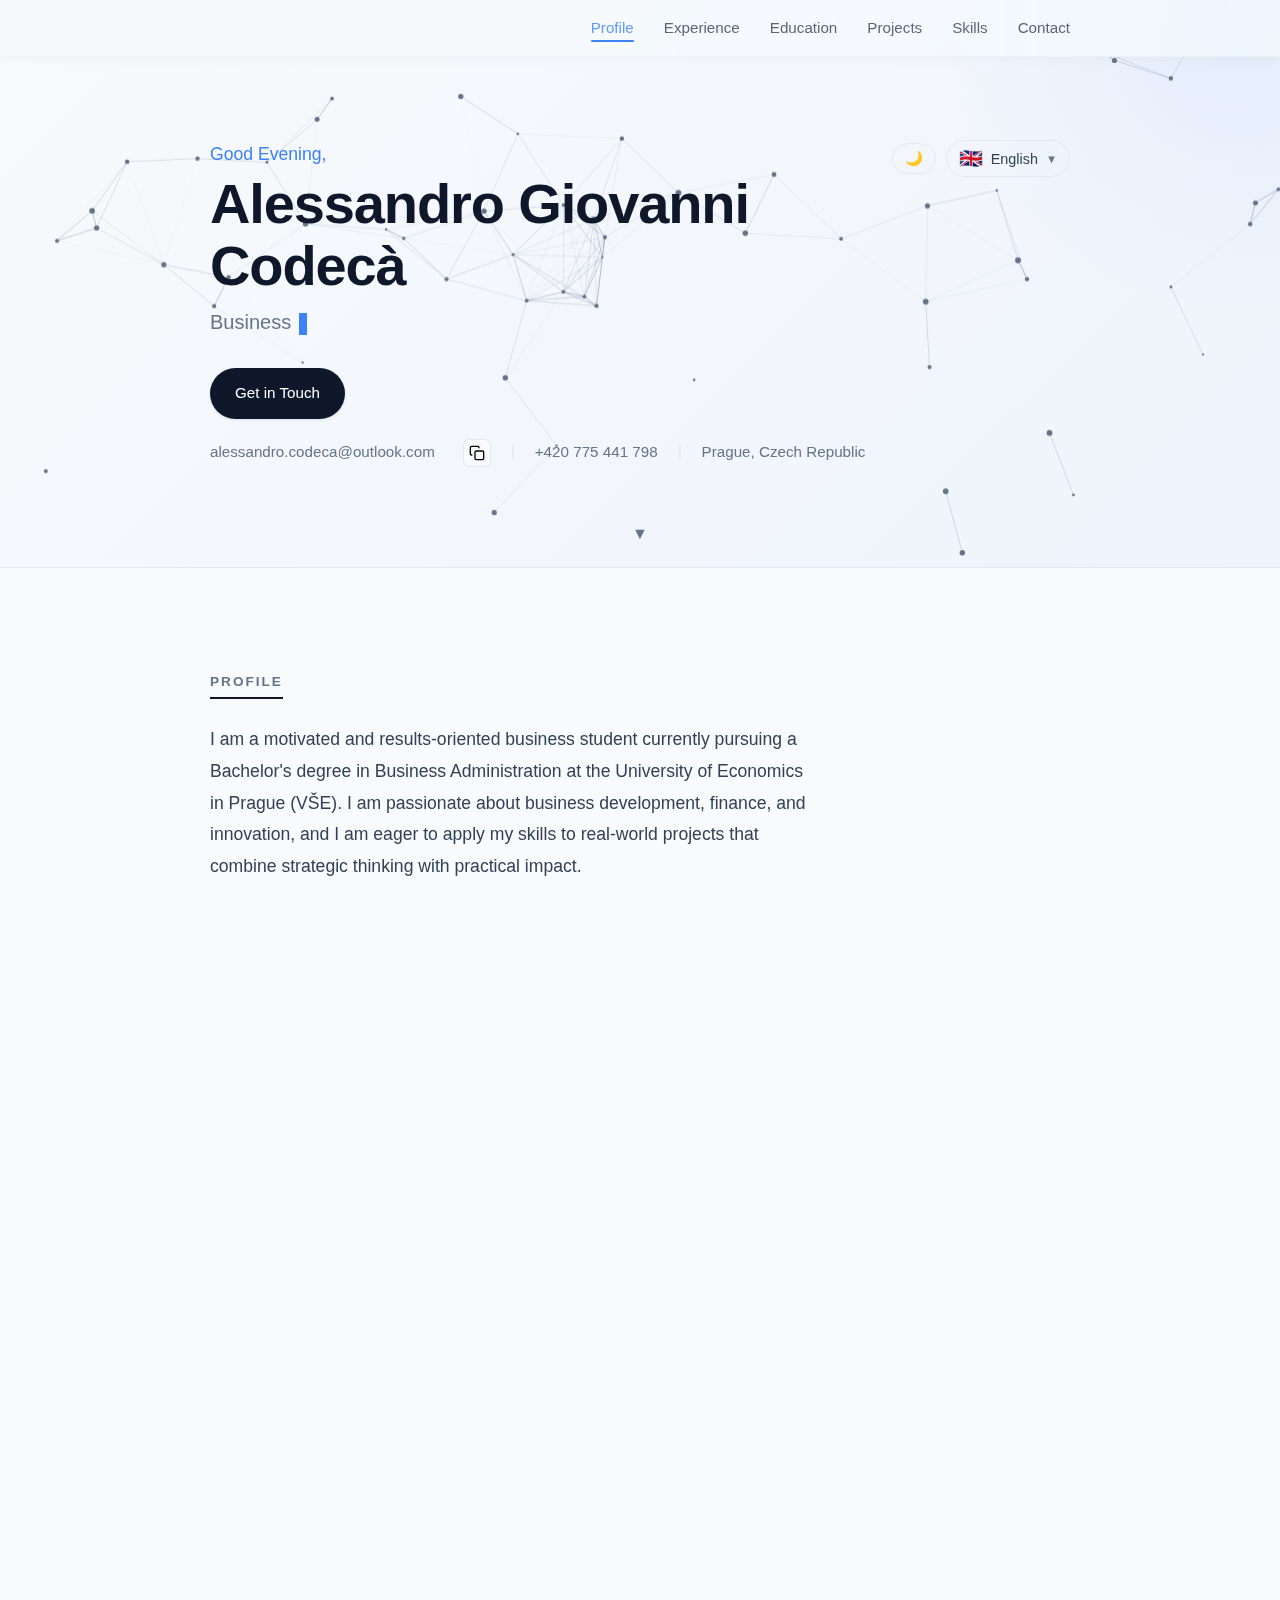
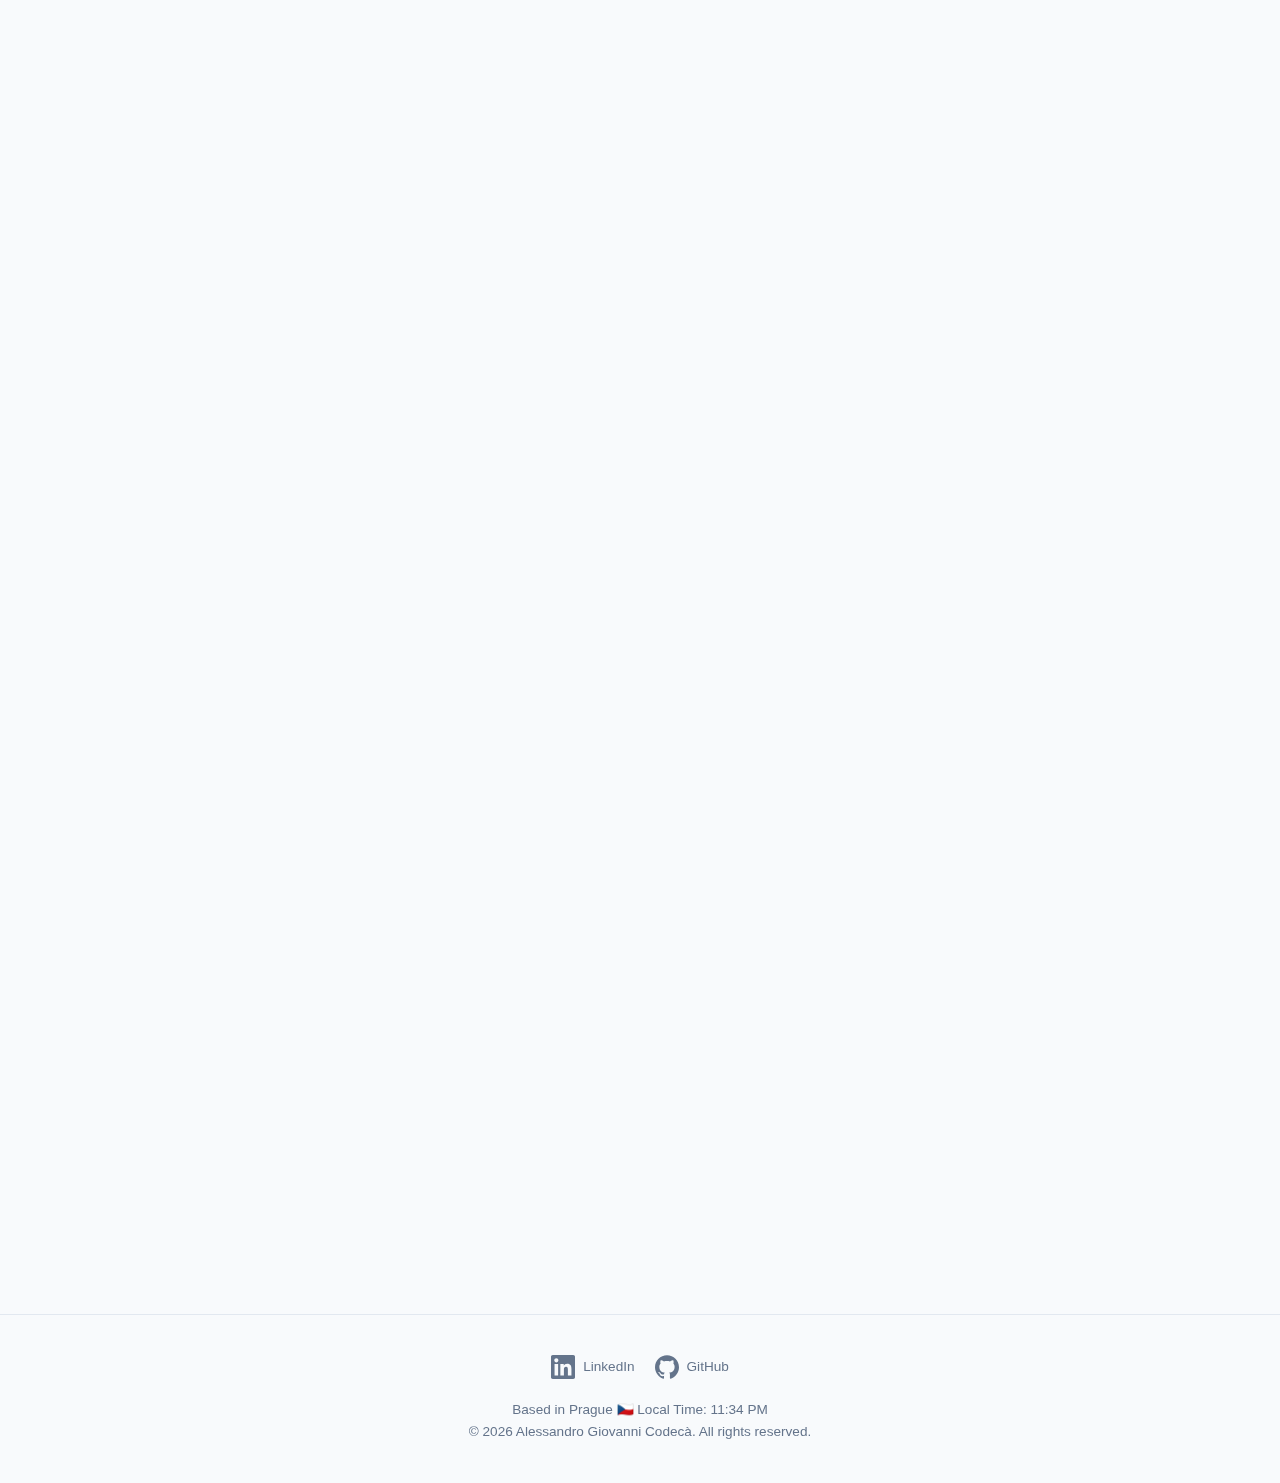
<file: index.html>
<!DOCTYPE html>
<html lang="en">

<head>
    <meta charset="UTF-8">
    <meta name="viewport" content="width=device-width, initial-scale=1.0">

    <!-- ====================================================================
         SECURITY HEADERS (OWASP Best Practices)
         These meta tags provide defense-in-depth security for static sites.
         ==================================================================== -->
    <!-- Content Security Policy: Restricts resource loading to prevent XSS -->
    <meta http-equiv="Content-Security-Policy" content="default-src 'self'; 
                   script-src 'self'; 
                   style-src 'self' 'unsafe-inline' https://fonts.googleapis.com; 
                   font-src 'self' https://fonts.gstatic.com; 
                   img-src 'self' data: https:; 
                   connect-src 'self' https://formspree.io;
                   form-action 'self' https://formspree.io; 
                   frame-ancestors 'none'; 
                   base-uri 'self';">
    <!-- Prevent MIME-type sniffing attacks -->
    <meta http-equiv="X-Content-Type-Options" content="nosniff">
    <!-- Control referrer information for privacy -->
    <meta name="referrer" content="strict-origin-when-cross-origin">

    <meta name="description"
        content="Portfolio of Alessandro Giovanni Codecà - Business Administration Student & Finance Professional based in Prague.">
    <title>Alessandro Giovanni Codecà - Portfolio</title>
    <meta name="theme-color" content="#F8FAFC">

    <!-- Social Media Meta Tags -->
    <meta property="og:title" content="Alessandro Giovanni Codecà - Portfolio">
    <meta property="og:description"
        content="Business Administration Student, Finance Professional & AI Enthusiast. View my experience and projects.">
    <meta property="og:url" content="https://alessandrogcodeca.github.io/portfolio/">
    <meta property="og:type" content="website">

    <!-- Twitter Card -->
    <meta name="twitter:card" content="summary_large_image">
    <meta name="twitter:title" content="Alessandro Giovanni Codecà - Portfolio">
    <meta name="twitter:description"
        content="Business Administration Student, Finance Professional & AI Enthusiast. View my experience and projects.">

    <link rel="icon" type="image/png" href="favicon.png">
    <link rel="preconnect" href="https://fonts.googleapis.com">
    <link rel="preconnect" href="https://fonts.gstatic.com" crossorigin>
    <link
        href="https://fonts.googleapis.com/css2?family=Inter:wght@300;400;500;600&family=Outfit:wght@400;500;700&display=swap"
        rel="stylesheet">
    <link rel="stylesheet" href="style.css">

    <!-- SEO Schema -->
    <script type="application/ld+json">
    {
      "@context": "https://schema.org",
      "@type": "Person",
      "name": "Alessandro Giovanni Codecà",
      "url": "https://alessandrogcodeca.github.io/portfolio/",
      "jobTitle": "Business Administration Student",
      "affiliation": {
          "@type": "Organization",
          "name": "Prague University of Economics and Business (VŠE)"
      },
      "sameAs": [
          "https://www.linkedin.com/in/alessandro-codeca/",
          "https://github.com/AlessandroGCodeca"
      ]
    }
    </script>
</head>

<body>

    <!-- Sticky Navigation -->
    <nav class="sticky-nav print-hidden" role="navigation" aria-label="Main navigation">
        <div class="nav-container">
            <button class="hamburger" aria-label="Toggle mobile menu" aria-expanded="false" id="mobileMenuBtn">
                <span></span>
                <span></span>
                <span></span>
            </button>
            <ul class="nav-links" id="navLinks">
                <li><a href="#about" class="nav-link" data-translate="navProfile"
                        aria-label="Navigate to Profile section">Profile</a></li>
                <li><a href="#experience" class="nav-link" data-translate="navExperience"
                        aria-label="Navigate to Experience section">Experience</a></li>
                <li><a href="#education" class="nav-link" data-translate="navEducation"
                        aria-label="Navigate to Education section">Education</a></li>
                <li><a href="#projects" class="nav-link" data-translate="navProjects"
                        aria-label="Navigate to Projects section">Projects</a></li>
                <li><a href="#skills" class="nav-link" data-translate="skills"
                        aria-label="Navigate to Skills section">Skills</a></li>
                <li><a href="#contact" class="nav-link" data-translate="contact"
                        aria-label="Navigate to Contact section">Contact</a></li>
            </ul>
        </div>
    </nav>

    <!-- Scroll Progress -->
    <div class="progress-container">
        <div class="progress-bar" id="progressBar"></div>
    </div>

    <header>
        <canvas id="particles"></canvas>
        <div class="container">
            <!-- No Image -->

            <div class="header-flex">
                <div>
                    <p id="greeting" class="greeting">Hello</p>
                    <h1>Alessandro Giovanni Codecà</h1>
                    <p class="subtitle">Business Administration Student</p>
                    <a href="mailto:alessandro.codeca@outlook.com" class="btn-primary btn-cta no-print">Get in Touch</a>
                </div>
                <div class="header-controls no-print">
                    <!-- Language Switcher -->
                    <div class="language-switcher">
                        <!-- Dark Mode Toggle -->
                        <button class="lang-toggle theme-toggle-btn" id="themeToggle" title="Toggle Dark Mode"
                            aria-label="Toggle dark mode">
                            🌙
                        </button>

                        <div class="lang-dropdown">
                            <button class="lang-toggle" id="langToggleBtn">
                                <span class="flag" id="currentLangFlag">🇬🇧</span>
                                <span id="currentLangName">English</span>
                                <span class="arrow">▼</span>
                            </button>
                            <div class="lang-menu" id="langMenu">
                                <div class="lang-option" data-lang="en"><span class="flag">🇬🇧</span>
                                    English (UK)</div>
                                <div class="lang-option" data-lang="it"><span class="flag">🇮🇹</span>
                                    Italian</div>
                                <div class="lang-option" data-lang="sk"><span class="flag">🇸🇰</span>
                                    Slovak</div>
                                <div class="lang-option" data-lang="cs"><span class="flag">🇨🇿</span>
                                    Czech</div>
                                <div class="lang-option" data-lang="de"><span class="flag">🇩🇪</span>
                                    German</div>
                                <div class="lang-option" data-lang="es"><span class="flag">🇪🇸</span>
                                    Spanish</div>
                                <div class="lang-option" data-lang="fr"><span class="flag">🇫🇷</span>
                                    French</div>
                            </div>
                        </div>
                    </div>

                </div>
            </div>

            <div class="contact-info">
                <a href="mailto:alessandro.codeca@outlook.com" class="contact-item">alessandro.codeca@outlook.com</a>
                <button class="copy-email-btn" id="copyEmailBtn" aria-label="Copy email address">
                    <svg width="16" height="16" viewBox="0 0 24 24" fill="none" stroke="currentColor" stroke-width="2">
                        <rect x="9" y="9" width="13" height="13" rx="2" ry="2"></rect>
                        <path d="M5 15H4a2 2 0 0 1-2-2V4a2 2 0 0 1 2-2h9a2 2 0 0 1 2 2v1"></path>
                    </svg>
                    <span class="copy-tooltip" id="copyTooltip">Copied!</span>
                </button>
                <span class="separator">|</span>
                <a href="tel:+420775441798" class="contact-item">+420 775 441 798</a>
                <span class="separator">|</span>
                <div class="contact-item">Prague, Czech Republic</div>
            </div>
        </div>
        <div class="scroll-down" id="scrollDownIndicator">
            ▼
        </div>
    </header>

    <div class="container">
        <div class="main-grid">

            <section class="left-column">

                <section id="about">
                    <h2 class="section-title" data-translate="profile">Profile</h2>
                    <p class="bio">
                        I am a motivated and results-oriented business student currently pursuing a Bachelor's degree in
                        Business Administration at the University of Economics in Prague (VŠE). I am passionate about
                        business development, finance, and innovation, and I am eager to apply my skills to real-world
                        projects that combine strategic thinking with practical impact.
                    </p>
                </section>

                <section id="experience">
                    <h2 class="section-title" data-translate="workExperience">Work Experience</h2>

                    <div class="timeline-item">
                        <div class="timeline-logo">
                            <img src="images/partners-logo.jpg" alt="Partners Logo" loading="lazy">
                        </div>
                        <div class="timeline-content">
                            <div class="timeline-header">
                                <div class="job-title">Trainee</div>
                                <span class="date">Oct 2025 - Dec 2025</span>
                            </div>
                            <span class="company">Partners Financial Services, a.s. - Prague, Czech Republic</span>
                            <ul class="description">
                                <li>Collaborated with senior team members, strengthening communication skills and
                                    gaining
                                    insight into professional financial advisory workflows.</li>
                                <li>Developed analytical thinking, attention to detail, and the ability to work with
                                    confidential data in a structured and responsible way.</li>
                                <li>Built foundational knowledge of personal finance, financial planning, and the Czech
                                    financial market through hands-on training.</li>
                            </ul>
                        </div>
                    </div>

                    <div class="timeline-item">
                        <div class="timeline-logo">
                            <img src="images/tatra-logo.jpg" alt="Tatra Bank Logo" loading="lazy">
                        </div>
                        <div class="timeline-content">
                            <div class="timeline-header">
                                <div class="job-title">Documentation Officer</div>
                                <span class="date">Jun 2025 - Sep 2025</span>
                            </div>
                            <span class="company">Tatra Bank - Bratislava, Slovakia</span>
                            <ul class="description">
                                <li>Ensured data accuracy on banking documents.</li>
                                <li>Managed the manual archiving of contracts and activated them efficiently.</li>
                                <li>Collaborated within a large team, enhancing coordination skills and learning to
                                    utilize
                                    AI effectively.</li>
                                <li>Developed a passion for banking and finance through hands-on experience in a dynamic
                                    environment.</li>
                            </ul>
                        </div>
                    </div>
                </section>

                <section id="education">
                    <h2 class="section-title" data-translate="education">Education</h2>

                    <div class="timeline-item">
                        <div class="timeline-logo">
                            <img src="images/vse-logo.jpg" alt="VŠE Logo" loading="lazy">
                        </div>
                        <div class="timeline-content">
                            <div class="timeline-header">
                                <div class="job-title">Bachelor's in Business Administration</div>
                                <span class="date">Sep 2025 - Present</span>
                            </div>
                            <span class="company">University of Economics in Prague (VŠE), Faculty of Business
                                Administration</span>
                            <button id="showCourseworkBtn" class="coursework-btn magnetic">View Key Coursework</button>
                        </div>
                    </div>

                    <div class="timeline-item">
                        <div class="timeline-logo">
                            <img src="images/gls-logo.jpg" alt="GLS Logo" loading="lazy">
                        </div>
                        <div class="timeline-content">
                            <div class="timeline-header">
                                <div class="job-title">High School Diploma</div>
                                <span class="date">Sep 2020 - Jun 2025</span>
                            </div>
                            <span class="company">Gymnázium na ul. Ladislava Sáru č.1, Bratislava</span>
                        </div>
                    </div>
                </section>

                <section id="projects">
                    <h2 class="section-title" data-translate="projectsTitle">Projects</h2>

                    <div class="timeline-item">
                        <div class="timeline-logo"><span style="font-size: 24px;">📊</span></div>
                        <div class="timeline-content">
                            <div class="timeline-header">
                                <div class="job-title" data-translate="p5Title">Analysis TST</div>
                            </div>
                            <ul class="description">
                                <li data-translate="p5Desc">Advanced Streamlit dashboard for cryptocurrency market
                                    analysis, featuring DCC-GARCH volatility modeling, wavelet coherence, and
                                    algorithmic backtesting.</li>
                            </ul>
                            <a href="https://github.com/AlessandroGCodeca" target="_blank" class="btn-outline"
                                style="padding: 6px 12px; font-size: 0.85rem; margin-top: 10px; display: inline-block;"
                                data-translate="viewCodeBtn">View Code</a>
                        </div>
                    </div>

                    <div class="timeline-item">
                        <div class="timeline-logo"><span style="font-size: 24px;">🧬</span></div>
                        <div class="timeline-content">
                            <div class="timeline-header">
                                <div class="job-title" data-translate="p4Title">Human Genome Viewer</div>
                            </div>
                            <ul class="description">
                                <li data-translate="p4Desc">Streamlit application for interactive genetic analysis,
                                    featuring 3D protein structures and mutation simulation.</li>
                            </ul>
                            <a href="https://github.com/AlessandroGCodeca" target="_blank" class="btn-outline"
                                style="padding: 6px 12px; font-size: 0.85rem; margin-top: 10px; display: inline-block;"
                                data-translate="viewCodeBtn">View Code</a>
                        </div>
                    </div>

                    <div class="timeline-item">
                        <div class="timeline-logo"><span style="font-size: 24px;">📈</span></div>
                        <div class="timeline-content">
                            <div class="timeline-header">
                                <div class="job-title" data-translate="p2Title">MarketPulse</div>
                            </div>
                            <ul class="description">
                                <li data-translate="p2Desc">Interactive dashboard for real-time market data
                                    visualization and financial analytics.</li>
                            </ul>
                            <a href="https://github.com/AlessandroGCodeca" target="_blank" class="btn-outline"
                                style="padding: 6px 12px; font-size: 0.85rem; margin-top: 10px; display: inline-block;"
                                data-translate="viewCodeBtn">View Code</a>
                        </div>
                    </div>

                    <div class="timeline-item">
                        <div class="timeline-logo"><span style="font-size: 24px;">🚀</span></div>
                        <div class="timeline-content">
                            <div class="timeline-header">
                                <div class="job-title" data-translate="p6Title">Gemini Slingshot</div>
                            </div>
                            <ul class="description">
                                <li data-translate="p6Desc">Gemini-powered webcam game that traces your hand movements
                                    to fire balls in a classic slingshot style.</li>
                            </ul>
                            <a href="https://github.com/AlessandroGCodeca" target="_blank" class="btn-outline"
                                style="padding: 6px 12px; font-size: 0.85rem; margin-top: 10px; display: inline-block;"
                                data-translate="viewCodeBtn">View Code</a>
                        </div>
                    </div>

                    <div class="timeline-item">
                        <div class="timeline-logo"><span style="font-size: 24px;">⏱️</span></div>
                        <div class="timeline-content">
                            <div class="timeline-header">
                                <div class="job-title" data-translate="p3Title">ChronoSnap</div>
                            </div>
                            <ul class="description">
                                <li data-translate="p3Desc">AI-powered temporal imaging system using Gemini 2.5 to
                                    transform photos into historical or futuristic eras.</li>
                            </ul>
                            <a href="https://github.com/AlessandroGCodeca" target="_blank" class="btn-outline"
                                style="padding: 6px 12px; font-size: 0.85rem; margin-top: 10px; display: inline-block;"
                                data-translate="viewCodeBtn">View Code</a>
                        </div>
                    </div>

                    <div class="timeline-item">
                        <div class="timeline-logo"><span style="font-size: 24px;">🍳</span></div>
                        <div class="timeline-content">
                            <div class="timeline-header">
                                <div class="job-title" data-translate="p1Title">CulinAI</div>
                            </div>
                            <ul class="description">
                                <li data-translate="p1Desc">AI-powered culinary assistant for recipe generation and meal
                                    planning.</li>
                            </ul>
                            <a href="https://github.com/AlessandroGCodeca" target="_blank" class="btn-outline"
                                style="padding: 6px 12px; font-size: 0.85rem; margin-top: 10px; display: inline-block;"
                                data-translate="viewCodeBtn">View Code</a>
                        </div>
                    </div>

                    <div class="timeline-item">
                        <div class="timeline-logo"><span style="font-size: 24px;">🌌</span></div>
                        <div class="timeline-content">
                            <div class="timeline-header">
                                <div class="job-title" data-translate="p7Title">Blackhole Simulator</div>
                            </div>
                            <ul class="description">
                                <li data-translate="p7Desc">Educational simulation tool demonstrating gravitational
                                    physics and black hole mechanics.</li>
                            </ul>
                            <a href="https://github.com/AlessandroGCodeca" target="_blank" class="btn-outline"
                                style="padding: 6px 12px; font-size: 0.85rem; margin-top: 10px; display: inline-block;"
                                data-translate="viewCodeBtn">View Code</a>
                        </div>
                    </div>
                </section>
        </div>
        </section>


        </section>

        <aside class="right-column">

            <div class="sidebar-section">
                <h2 class="section-title" data-translate="languages">Languages</h2>
                <div class="lang-list">
                    <!-- Italian -->
                    <div class="sidebar-item">
                        <div class="lang-header">
                            <span class="lang-name">🇮🇹 Italian</span>
                            <span class="lang-level">Native (C2)</span>
                        </div>
                        <div class="progress-bg">
                            <div class="progress-fill" style="width: 100%;"></div>
                        </div>
                    </div>
                    <!-- Slovak -->
                    <div class="sidebar-item">
                        <div class="lang-header">
                            <span class="lang-name">🇸🇰 Slovak</span>
                            <span class="lang-level">Native (C2)</span>
                        </div>
                        <div class="progress-bg">
                            <div class="progress-fill" style="width: 100%;"></div>
                        </div>
                    </div>
                    <!-- English -->
                    <div class="sidebar-item">
                        <div class="lang-header">
                            <span class="lang-name">🇬🇧 English</span>
                            <span class="lang-level">Advanced (C1)</span>
                        </div>
                        <div class="progress-bg">
                            <div class="progress-fill" style="width: 85%;"></div>
                        </div>
                    </div>
                    <!-- Czech -->
                    <div class="sidebar-item">
                        <div class="lang-header">
                            <span class="lang-name">🇨🇿 Czech</span>
                            <span class="lang-level">Advanced (C1)</span>
                        </div>
                        <div class="progress-bg">
                            <div class="progress-fill" style="width: 80%;"></div>
                        </div>
                    </div>
                    <!-- Spanish -->
                    <div class="sidebar-item">
                        <div class="lang-header">
                            <span class="lang-name">🇪🇸 Spanish</span>
                            <span class="lang-level">Intermediate (B1)</span>
                        </div>
                        <div class="progress-bg">
                            <div class="progress-fill" style="width: 40%;"></div>
                        </div>
                    </div>
                    <!-- German -->
                    <div class="sidebar-item">
                        <div class="lang-header">
                            <span class="lang-name">🇩🇪 German</span>
                            <span class="lang-level">Beginner (A2)</span>
                        </div>
                        <div class="progress-bg">
                            <div class="progress-fill" style="width: 25%;"></div>
                        </div>
                    </div>
                </div>
            </div>

            <div class="sidebar-section" id="skills">
                <h2 class="section-title" data-translate="skills">Skills</h2>
                <div class="skills-container">

                    <!-- Work Experience Skills -->
                    <div class="skill-category">
                        <div class="skill-category-title">Partners Financial Services</div>
                        <div class="skill-item">Interpersonal Communication</div>
                        <div class="skill-item">Customer Relationship Management (CRM)</div>
                        <div class="skill-item">Financial Analysis</div>
                    </div>

                    <div class="skill-category">
                        <div class="skill-category-title">Tatra Bank</div>
                        <div class="skill-item">Problem Solving</div>
                        <div class="skill-item">Documentation Control</div>
                        <div class="skill-item">Document Tracking</div>
                        <div class="skill-item">Paperwork</div>
                        <div class="skill-item">Business Documentation</div>
                        <div class="skill-item">Strategy</div>
                        <div class="skill-item">Artificial Intelligence (AI)</div>
                        <div class="skill-item">Computer Literacy</div>
                        <div class="skill-item">Spreadsheets</div>
                        <div class="skill-item">Microsoft Excel</div>
                        <div class="skill-item">Microsoft Office</div>
                        <div class="skill-item">Microsoft Outlook</div>
                        <div class="skill-item">Document Management</div>
                        <div class="skill-item">Software Documentation</div>
                        <div class="skill-item">Documentation</div>
                        <div class="skill-item">Technical Documentation</div>
                        <div class="skill-item">Editing</div>
                        <div class="skill-item">Document Review</div>
                        <div class="skill-item">Teamwork</div>
                        <div class="skill-item">Time Management</div>
                        <div class="skill-item">Analytical Skills</div>
                        <div class="skill-item">Lease Documentation</div>
                    </div>

                    <!-- Education Skills -->
                    <div class="skill-category">
                        <div class="skill-category-title">Prague University of Economics</div>
                        <div class="skill-item">Management</div>
                        <div class="skill-item">Macroeconomics</div>
                        <div class="skill-item">Strategy</div>
                        <div class="skill-item">Computer Literacy</div>
                        <div class="skill-item">Citations</div>
                        <div class="skill-item">Accounting</div>
                        <div class="skill-item">Microsoft Word</div>
                        <div class="skill-item">Microsoft PowerPoint</div>
                    </div>

                    <div class="skill-category">
                        <div class="skill-category-title">Gymnázium Bratislava</div>
                        <div class="skill-item">Italian Translation</div>
                    </div>

                    <!-- Certifications Skills -->
                    <div class="skill-category">
                        <div class="skill-category-title">Leadership Foundations</div>
                        <div class="skill-item">Leadership</div>
                        <div class="skill-item">Team Leadership</div>
                    </div>

                    <div class="skill-category">
                        <div class="skill-category-title">Project Management Foundations</div>
                        <div class="skill-item">Project Planning</div>
                        <div class="skill-item">Project Estimation</div>
                        <div class="skill-item">Project Coordination</div>
                        <div class="skill-item">Project Management</div>
                    </div>

                    <div class="skill-category">
                        <div class="skill-category-title">Career Essentials in Generative AI</div>
                        <div class="skill-item">Artificial Intelligence for Business</div>
                        <div class="skill-item">Generative AI</div>
                        <div class="skill-item">Microsoft Copilot</div>
                        <div class="skill-item">Prompt Engineering</div>
                        <div class="skill-item">Responsible AI</div>
                    </div>

                    <div class="skill-category">
                        <div class="skill-category-title">Cambridge English Certificate</div>
                        <div class="skill-item">English as a Second Language (ESL)</div>
                    </div>

                </div>
            </div>

            <div class="sidebar-section">
                <h2 class="section-title" data-translate="certifications">Certifications</h2>



                <div class="cert-item">
                    <div class="cert-header">
                        <div class="cert-icon">EN</div> <!-- Placeholder Icon -->
                        <div class="cert-info">
                            <h4>Certificate in Advanced English C1</h4>
                            <span class="issuer">Cambridge University Press & Assessment</span>
                            <span class="date">Issued Apr 2025</span>
                        </div>
                    </div>

                    <div class="cert-skills">
                        <span class="cert-skill">English as a Second Language</span>
                    </div>
                </div>

                <div class="cert-item">
                    <div class="cert-header">
                        <div class="cert-icon">AI</div>
                        <div class="cert-info">
                            <h4>Career Essentials in Generative AI</h4>
                            <span class="issuer">Microsoft</span>
                            <span class="date">Issued Oct 2025</span>
                        </div>
                    </div>

                    <div class="cert-skills">
                        <span class="cert-skill">Generative AI</span>
                        <span class="cert-skill">Prompt Engineering</span>
                        <span class="cert-skill">Copilot</span>
                    </div>
                </div>

                <div class="cert-item">
                    <div class="cert-header">
                        <div class="cert-icon">PM</div>
                        <div class="cert-info">
                            <h4>Leadership Foundations</h4>
                            <span class="issuer">Project Management Institute</span>
                            <span class="date">Issued Oct 2025</span>
                        </div>
                    </div>

                    <div class="cert-skills">
                        <span class="cert-skill">Leadership</span>
                        <span class="cert-skill">Team Management</span>
                    </div>
                </div>

                <div class="cert-item">
                    <div class="cert-header">
                        <div class="cert-icon">PM</div>
                        <div class="cert-info">
                            <h4>Project Management Foundations</h4>
                            <span class="issuer">NASBA</span>
                            <span class="date">Issued Oct 2025</span>
                        </div>
                    </div>

                    <div class="cert-skills">
                        <span class="cert-skill">Project Planning</span>
                        <span class="cert-skill">Estimation</span>
                    </div>
                </div>
            </div>



        </aside>
    </div>

    <!-- Contact Section (Centered) -->
    <div class="contact-section" id="contact">
        <section class="contact-inner">
            <h2 class="section-title">Get in Touch</h2>
            <p class="contact-subtitle">
                Interested in collaboration or have a question? Send me a message directly.
            </p>
            <!-- ============================================================
                 SECURE CONTACT FORM
                 Features: Rate limiting, input validation, XSS sanitization,
                 honeypot protection. See SecurityModule in <script> for logic.
                 ============================================================ -->
            <form action="https://formspree.io/f/xykprnrl" method="POST" class="contact-form" id="contactForm"
                novalidate>

                <!-- Rate Limit Warning (shown when user exceeds submission limit) -->
                <div class="rate-limit-warning" id="rateLimitWarning" role="alert" aria-live="polite">
                    <span class="warning-icon">⚠️</span>
                    <span>Too many submissions. Please wait <span class="countdown" id="rateLimitCountdown">--</span>
                        before trying again.</span>
                </div>

                <!-- Honeypot field: Hidden from humans, catches bots (OWASP bot protection) -->
                <div class="form-honey" aria-hidden="true">
                    <label for="website">Website (leave blank)</label>
                    <input type="text" id="website" name="website" tabindex="-1" autocomplete="off">
                </div>

                <div class="form-group">
                    <input type="text" id="name" name="name" placeholder=" " maxlength="100" autocomplete="name"
                        aria-describedby="name-error">
                    <label for="name">Name</label>
                    <span class="form-error" id="name-error" role="alert"></span>
                </div>
                <div class="form-group">
                    <input type="email" id="email" name="email" placeholder=" " maxlength="254" autocomplete="email"
                        aria-describedby="email-error">
                    <label for="email">Email</label>
                    <span class="form-error" id="email-error" role="alert"></span>
                </div>
                <div class="form-group">
                    <textarea id="message" name="message" rows="4" placeholder=" " maxlength="5000"
                        aria-describedby="message-error"></textarea>
                    <label for="message">Message</label>
                    <span class="form-error" id="message-error" role="alert"></span>
                </div>
                <button type="submit" class="submit-btn" id="submitBtn" data-translate="sendMessage">Send
                    Message</button>
            </form>
        </section>
    </div>

    </div>

    <footer>
        <div class="social-links">
            <a href="https://www.linkedin.com/in/alessandro-giovanni-codeca-422094379" target="_blank"
                rel="noopener noreferrer">
                <svg class="social-icon" viewBox="0 0 24 24" fill="currentColor">
                    <path
                        d="M20.447 20.452h-3.554v-5.569c0-1.328-.027-3.037-1.852-3.037-1.853 0-2.136 1.445-2.136 2.939v5.667H9.351V9h3.414v1.561h.046c.477-.9 1.637-1.85 3.37-1.85 3.601 0 4.267 2.37 4.267 5.455v6.286zM5.337 7.433c-1.144 0-2.063-.926-2.063-2.065 0-1.138.92-2.063 2.063-2.063 1.14 0 2.064.925 2.064 2.063 0 1.139-.925 2.065-2.064 2.065zm1.782 13.019H3.555V9h3.564v11.452zM22.225 0H1.771C.792 0 0 .774 0 1.729v20.542C0 23.227.792 24 1.771 24h20.451C23.2 24 24 23.227 24 22.271V1.729C24 .774 23.2 0 22.222 0h.003z" />
                </svg>
                LinkedIn
            </a>
            <a href="https://github.com/AlessandroGCodeca" target="_blank" rel="noopener noreferrer">
                <svg class="social-icon" viewBox="0 0 24 24" fill="currentColor">
                    <path
                        d="M12 .297c-6.63 0-12 5.373-12 12 0 5.303 3.438 9.8 8.205 11.385.6.113.82-.258.82-.577 0-.285-.01-1.04-.015-2.04-3.338.724-4.042-1.61-4.042-1.61C4.422 18.07 3.633 17.7 3.633 17.7c-1.087-.744.084-.729.084-.729 1.205.084 1.838 1.236 1.838 1.236 1.07 1.835 2.809 1.305 3.495.998.108-.776.417-1.305.76-1.605-2.665-.3-5.466-1.332-5.466-5.93 0-1.31.465-2.38 1.235-3.22-.135-.303-.54-1.523.105-3.176 0 0 1.005-.322 3.3 1.23.96-.267 1.98-.399 3-.405 1.02.006 2.04.138 3 .405 2.28-1.552 3.285-1.23 3.285-1.23.645 1.653.24 2.873.12 3.176.765.84 1.23 1.91 1.23 3.22 0 4.61-2.805 5.625-5.475 5.92.42.36.81 1.096.81 2.22 0 1.606-.015 2.896-.015 3.286 0 .315.21.69.825.57C20.565 22.092 24 17.592 24 12.297c0-6.627-5.373-12-12-12" />
                </svg>
                GitHub
            </a>

        </div>
        <div class="footer-info">
            <span>Based in Prague 🇨🇿</span>
            <span>Local Time: <span id="localTime">--:--</span></span>
        </div>
        <p>&copy; 2026 Alessandro Giovanni Codecà. All rights reserved.</p>
    </footer>

    <!-- Toast Notification -->
    <div class="toast" id="successToast" role="alert" aria-live="polite">
        <span class="toast-icon">✓</span>
        <span>Message sent successfully!</span>
    </div>

    <!-- Back to Top Button -->
    <button class="back-to-top" id="backToTopBtn" title="Back to Top" aria-label="Scroll to top">
        <svg width="24" height="24" viewBox="0 0 24 24" fill="none" stroke="currentColor" stroke-width="2"
            stroke-linecap="round" stroke-linejoin="round">
            <path d="M18 15l-6-6-6 6" />
        </svg>
    </button>



    <!-- Coursework Modal -->
    <dialog id="courseworkModal">
        <div class="modal-content">
            <div class="modal-header">
                <h3 class="modal-title">Key Coursework</h3>
                <button class="close-modal" id="closeModalBtn">&times;</button>
            </div>
            <div class="school-courses">
                <span class="course-tag">Macroeconomics</span>
                <span class="course-tag">Microeconomics</span>
                <span class="course-tag">Corporate Finance</span>
                <span class="course-tag">Strategic Management</span>
                <span class="course-tag">Business Law</span>
                <span class="course-tag">Marketing Strategy</span>
                <span class="course-tag">Accounting Principles</span>
                <span class="course-tag">International Business</span>
                <span class="course-tag">Statistics & Data Analysis</span>
            </div>


        </div>
    </dialog>
    <script src="translations.js"></script>
    <script src="script.js"></script>

</body>

</html>
</file>
<file: style.css>
/* ================================================================
   Alessandro Giovanni Codecà - Portfolio Stylesheet
   Modern Executive Style
   ================================================================ */

/* CSS Variables - Light Theme */
:root {
    /* Palette: Deep Navy, Vibrant Blue, Clean White */
    --primary-color: #0F172A;
    /* Deep Navy (Slate 900) */
    --primary-light: #1E293B;
    /* Lighter Navy (Slate 800) */
    --text-color: #334155;
    /* Slate 700 */
    --text-light: #64748B;
    /* Slate 500 */
    --bg-color: #F8FAFC;
    /* Very light slate gray background */
    --card-bg: #ffffff;
    --accent-color: #3B82F6;
    /* Vibrant Blue */
    --accent-hover: #2563EB;
    --border-color: #E2E8F0;
    --shadow-sm: 0 1px 3px rgba(0, 0, 0, 0.1);
    --shadow-md: 0 4px 6px -1px rgba(0, 0, 0, 0.1), 0 2px 4px -1px rgba(0, 0, 0, 0.06);
    --shadow-lg: 0 10px 15px -3px rgba(0, 0, 0, 0.1), 0 4px 6px -2px rgba(0, 0, 0, 0.05);

    --font-main: 'Inter', sans-serif;
    --font-heading: 'Outfit', sans-serif;
}

/* Custom Selection Color */
::selection {
    background: var(--accent-color);
    color: #ffffff;
}

/* Dark Mode Variables */
[data-theme="dark"] {
    --primary-color: #F8FAFC;
    /* Inverted for headers */
    --primary-light: #E2E8F0;
    --text-color: #CBD5E1;
    /* Slate 300 */
    --text-light: #94A3B8;
    /* Slate 400 */
    --bg-color: #0F172A;
    /* Slate 900 */
    --card-bg: #1E293B;
    /* Slate 800 */
    --accent-color: #60A5FA;
    /* Lighter Blue */
    --accent-hover: #3B82F6;
    --border-color: #334155;
    --shadow-sm: 0 1px 3px rgba(0, 0, 0, 0.3);
    --shadow-md: 0 4px 6px -1px rgba(0, 0, 0, 0.3);
    --shadow-lg: 0 10px 15px -3px rgba(0, 0, 0, 0.3);
}

/* ================================================================
   Moved Inline Styles → Named Classes
   ================================================================ */

.header-flex {
    display: flex;
    justify-content: space-between;
    align-items: flex-start;
}

.greeting {
    font-size: 1.1rem;
    color: var(--accent-color);
    font-weight: 500;
    margin-bottom: 5px;
}

.btn-cta {
    margin-bottom: 20px;
    text-decoration: none;
}

.header-controls {
    display: flex;
    gap: 15px;
    align-items: center;
}

.theme-toggle-btn {
    padding: 6px 10px;
}

.coursework-btn {
    margin-top: 10px;
    padding: 6px 12px;
    background: transparent;
    border: 1px solid var(--accent-color);
    color: var(--accent-color);
    border-radius: 6px;
    cursor: pointer;
    font-size: 0.85rem;
    transition: all 0.3s ease;
}

.coursework-btn:hover {
    background: var(--accent-color);
    color: #fff;
}

.contact-section {
    margin-top: 40px;
    margin-bottom: 50px;
    display: flex;
    justify-content: center;
}

.contact-inner {
    width: 100%;
    max-width: 700px;
}

.contact-subtitle {
    margin-bottom: 25px;
    color: var(--text-light);
}

/* Scroll Progress Bar */
.progress-container {
    position: fixed;
    top: 0;
    left: 0;
    width: 100%;
    height: 4px;
    background: transparent;
    z-index: 1000;
}

.progress-bar {
    height: 4px;
    background: var(--accent-color);
    width: 0%;
    transition: width 0.1s;
}

/* Back to Top Button */
.back-to-top {
    position: fixed;
    bottom: 30px;
    right: 30px;
    width: 45px;
    height: 45px;
    background: var(--primary-color);
    color: white;
    border-radius: 50%;
    display: flex;
    align-items: center;
    justify-content: center;
    cursor: pointer;
    opacity: 0;
    visibility: hidden;
    transition: all 0.3s ease;
    box-shadow: 0 4px 10px rgba(0, 0, 0, 0.2);
    z-index: 999;
    border: none;
}

.back-to-top.visible {
    opacity: 1;
    visibility: visible;
}

.back-to-top:hover {
    background: var(--accent-color);
    transform: translateY(-3px);
}

/* Typing Cursor */
.typing-cursor {
    display: inline-block;
    width: 8px;
    height: 1.4rem;
    background-color: var(--accent-color);
    margin-left: 2px;
    animation: blink 1s infinite;
    vertical-align: middle;
}

@keyframes blink {

    0%,
    100% {
        opacity: 1;
    }

    50% {
        opacity: 0;
    }
}

/* Active Navigation */
.nav-link.active {
    color: var(--accent-color);
    border-bottom-color: var(--accent-color);
}

/* Modal */
dialog {
    border: none;
    border-radius: 12px;
    padding: 0;
    box-shadow: 0 20px 50px rgba(0, 0, 0, 0.2);
    max-width: 500px;
    width: 90%;
    background: var(--card-bg);
    color: var(--text-color);
}

dialog::backdrop {
    background: rgba(0, 0, 0, 0.5);
    backdrop-filter: blur(2px);
}

.modal-content {
    padding: 30px;
}

.modal-header {
    display: flex;
    justify-content: space-between;
    align-items: center;
    margin-bottom: 20px;
    padding-bottom: 15px;
    border-bottom: 1px solid var(--border-color);
}

.modal-title {
    font-family: var(--font-heading);
    font-size: 1.25rem;
    font-weight: 700;
    color: var(--primary-color);
}

.close-modal {
    background: none;
    border: none;
    font-size: 1.5rem;
    cursor: pointer;
    color: var(--text-light);
    padding: 0;
    line-height: 1;
}

.school-courses {
    display: flex;
    flex-wrap: wrap;
    gap: 10px;
}

.course-tag {
    background: var(--bg-color);
    padding: 6px 12px;
    border-radius: 6px;
    font-size: 0.85rem;
    border: 1px solid var(--border-color);
}

/* Custom Scrollbar */
::-webkit-scrollbar {
    width: 8px;
}

::-webkit-scrollbar-track {
    background: var(--bg-color);
}

::-webkit-scrollbar-thumb {
    background: #cbd5e1;
    border-radius: 4px;
}

::-webkit-scrollbar-thumb:hover {
    background: var(--accent-color);
}

/* Magnetic Button Effect */
.magnetic {
    transition: transform 0.1s ease-out;
    /* Faster for magnetic feel */
    display: inline-block;
}

/* Staggered Animations */
.stagger-hidden {
    opacity: 0;
    transform: translateY(20px);
    transition: opacity 0.5s ease-out, transform 0.5s ease-out;
}

.stagger-visible {
    opacity: 1;
    transform: translateY(0);
}

/* 3D Tilt Effect */
.tilt-card {
    transform-style: preserve-3d;
    will-change: transform;
    transition: transform 0.1s;
}

/* Particle Network */
#particles {
    position: absolute;
    top: 0;
    left: 0;
    width: 100%;
    height: 100%;
    z-index: 1;
    pointer-events: none;
}

header .container {
    position: relative;
    z-index: 2;
}

/* Scroll Down Indicator */
.scroll-down {
    position: absolute;
    bottom: 20px;
    left: 50%;
    transform: translateX(-50%);
    animation: bounce 2s infinite;
    color: var(--text-light);
    cursor: pointer;
    z-index: 10;
}

@keyframes bounce {

    0%,
    20%,
    50%,
    80%,
    100% {
        transform: translateY(0) translateX(-50%);
    }

    40% {
        transform: translateY(-10px) translateX(-50%);
    }

    60% {
        transform: translateY(-5px) translateX(-50%);
    }
}

/* Reset & Base */
* {
    box-sizing: border-box;
    margin: 0;
    padding: 0;
}

body {
    font-family: var(--font-main);
    color: var(--text-color);
    line-height: 1.6;
    background-color: var(--bg-color);
    scroll-behavior: smooth;
}

a {
    text-decoration: none;
    color: inherit;
    transition: all 0.3s ease;
}

a:hover {
    color: var(--accent-color);
    transform: translateX(2px);
}

ul {
    list-style: none;
}

/* Container */
.container {
    max-width: 900px;
    margin: 0 auto;
    padding: 40px 20px;
    animation: fadeIn 0.6s ease-in;
}

/* Keyframe Animations */
@keyframes fadeIn {
    from {
        opacity: 0;
        transform: translateY(20px);
    }

    to {
        opacity: 1;
        transform: translateY(0);
    }
}

@keyframes slideInLeft {
    from {
        opacity: 0;
        transform: translateX(-30px);
    }

    to {
        opacity: 1;
        transform: translateX(0);
    }
}

@keyframes slideInRight {
    from {
        opacity: 0;
        transform: translateX(30px);
    }

    to {
        opacity: 1;
        transform: translateX(0);
    }
}

/* Sticky Glassmorphism Navigation */
.sticky-nav {
    position: fixed;
    top: 0;
    left: 0;
    width: 100%;
    padding: 15px 0;
    background: rgba(248, 250, 252, 0.65);
    backdrop-filter: blur(20px) saturate(180%);
    -webkit-backdrop-filter: blur(20px) saturate(180%);
    border-bottom: 1px solid rgba(226, 232, 240, 0.4);
    box-shadow: 0 1px 12px rgba(0, 0, 0, 0.04);
    z-index: 1000;
    transition: all 0.3s ease;
    animation: fadeIn 0.5s ease-out;
}

[data-theme="dark"] .sticky-nav {
    background: rgba(15, 23, 42, 0.65);
    border-bottom: 1px solid rgba(51, 65, 85, 0.4);
    box-shadow: 0 1px 12px rgba(0, 0, 0, 0.2);
}

.nav-container {
    max-width: 900px;
    margin: 0 auto;
    padding: 0 20px;
    display: flex;
    justify-content: flex-end;
    /* Align right */
    align-items: center;
}

.nav-links {
    display: flex;
    gap: 30px;
}

.nav-link {
    font-size: 0.95rem;
    font-weight: 500;
    color: var(--text-color);
    position: relative;
    opacity: 0.8;
}

.nav-link:hover {
    color: var(--accent-color);
    opacity: 1;
}

/* Underline effect */
.nav-link::after {
    content: '';
    position: absolute;
    width: 0;
    height: 2px;
    bottom: -4px;
    left: 0;
    background-color: var(--accent-color);
    transition: width 0.3s ease;
}

.nav-link:hover::after {
    width: 100%;
}

/* Smooth Scroll Spy Sliding Underline */
.nav-indicator {
    position: absolute;
    bottom: -1px;
    height: 2px;
    background: var(--accent-color);
    transition: left 0.3s cubic-bezier(0.4, 0, 0.2, 1), width 0.3s cubic-bezier(0.4, 0, 0.2, 1);
    z-index: 10;
    pointer-events: none;
    border-radius: 1px;
}

/* Hide default underline when using sliding indicator */
.nav-link.active::after {
    width: 0;
}

/* Section Highlight Flash */
@keyframes section-flash {
    0% {
        box-shadow: 0 0 0 0 rgba(59, 130, 246, 0.4);
    }

    50% {
        box-shadow: 0 0 0 4px rgba(59, 130, 246, 0.15);
    }

    100% {
        box-shadow: 0 0 0 0 rgba(59, 130, 246, 0);
    }
}

.section-highlight {
    animation: section-flash 0.8s ease-out;
    border-radius: 12px;
}

/* Adjust Header padding to account for fixed nav */
header {
    text-align: left;
    padding: 100px 0 60px;
    /* Increased top padding */
    background: linear-gradient(135deg, var(--bg-color) 0%, rgba(59, 130, 246, 0.05) 100%);
    border-bottom: 1px solid var(--border-color);
    margin-bottom: 60px;
    position: relative;
    overflow: hidden;
    animation: fadeIn 0.8s ease-in;
    margin-top: 0;
}

/* Ambient Background Mesh (Optional simple CSS version) */
header::before {
    content: '';
    position: absolute;
    top: -50%;
    right: -20%;
    width: 600px;
    height: 600px;
    background: radial-gradient(circle, rgba(59, 130, 246, 0.08) 0%, rgba(255, 255, 255, 0) 70%);
    border-radius: 50%;
    z-index: 0;
    pointer-events: none;
}

/* Typography */
h1 {
    font-family: var(--font-heading);
    font-weight: 700;
    font-size: 3.5rem;
    color: var(--primary-color);
    letter-spacing: -0.02em;
    margin-bottom: 10px;
    line-height: 1.1;
    position: relative;
    z-index: 1;
}

.subtitle {
    font-family: var(--font-main);
    font-weight: 400;
    font-size: 1.25rem;
    color: var(--text-light);
    margin-bottom: 30px;
    min-height: 1.6em;
    position: relative;
    z-index: 1;
}

/* Buttons */
.btn-primary {
    display: inline-block;
    background-color: var(--primary-color);
    color: #ffffff;
    padding: 12px 24px;
    border-radius: 9999px;
    /* Pill shape */
    font-weight: 500;
    font-size: 0.95rem;
    transition: all 0.3s ease;
    box-shadow: var(--shadow-sm);
    border: 1px solid transparent;
    position: relative;
    z-index: 1;
}

.btn-primary:hover {
    transform: translateY(-2px);
    background-color: var(--primary-light);
    box-shadow: var(--shadow-md);
    color: #ffffff;
}

[data-theme="dark"] .btn-primary {
    background-color: var(--accent-color);
    color: #0F172A;
}

[data-theme="dark"] .btn-primary:hover {
    background-color: var(--accent-hover);
    color: #0F172A;
}

/* Outline Button variation */
.btn-outline {
    background-color: transparent;
    color: var(--primary-color);
    border: 1px solid var(--border-color);
    padding: 12px 24px;
    border-radius: 9999px;
    font-weight: 500;
    font-size: 0.95rem;
    transition: all 0.3s ease;
}

.btn-outline:hover {
    border-color: var(--primary-color);
    background-color: rgba(15, 23, 42, 0.02);
    transform: translateY(-2px);
}

.contact-info {
    display: flex;
    gap: 20px;
    flex-wrap: wrap;
    font-size: 0.95rem;
    font-family: var(--font-main);
    color: var(--text-light);
}

.contact-item {
    display: flex;
    align-items: center;
    gap: 6px;
    transition: all 0.3s ease;
}

.contact-item:hover {
    transform: scale(1.05);
}

.separator {
    color: var(--border-color);
}

/* Layout Grid */
.main-grid {
    display: flex;
    flex-direction: column;
    gap: 40px;
}


/* Scroll Animations */
.reveal {
    opacity: 0;
    transform: translateY(30px);
    transition: all 0.8s cubic-bezier(0.5, 0, 0, 1);
}

.reveal.active {
    opacity: 1;
    transform: translateY(0);
}

/* Sections */
section {
    margin-bottom: 50px;
    /* Animation handled by JS IntersectionObserver */
}

.section-title {
    font-size: 0.85rem;
    font-weight: 700;
    text-transform: uppercase;
    letter-spacing: 2px;
    color: var(--text-light);
    margin-bottom: 25px;
    border-bottom: 2px solid var(--primary-color);
    display: inline-block;
    padding-bottom: 5px;
}

/* Content Styles (No Cards) */
p.bio {
    font-size: 1.1rem;
    line-height: 1.8;
    color: var(--text-color);
    max-width: 600px;
}

/* Timeline / Experience Cards */
.timeline-item {
    margin-bottom: 30px;
    padding: 25px;
    border-radius: 12px;
    background-color: var(--card-bg);
    border: 1px solid var(--border-color);
    transition: all 0.3s cubic-bezier(0.4, 0, 0.2, 1);
    /* SlideIn animation removed in favor of scroll observer */
    display: flex;
    gap: 20px;
    align-items: flex-start;
    box-shadow: var(--shadow-sm);
}

.timeline-item:hover {
    transform: translateY(-4px);
    box-shadow: var(--shadow-lg);
    border-color: var(--accent-color);
}

.timeline-logo {
    flex-shrink: 0;
    width: 56px;
    height: 56px;
    border-radius: 10px;
    overflow: hidden;
    border: 1px solid var(--border-color);
    background: var(--card-bg);
    display: flex;
    align-items: center;
    justify-content: center;
    box-shadow: var(--shadow-sm);
}

.timeline-logo img {
    width: 100%;
    height: 100%;
    object-fit: contain;
    padding: 4px;
    filter: grayscale(100%);
    opacity: 0.8;
    transition: all 0.4s ease;
}

.timeline-item:hover .timeline-logo img {
    filter: grayscale(0%);
    opacity: 1;
    transform: scale(1.1);
}

.timeline-item:hover .timeline-logo {
    box-shadow: 0 0 15px rgba(59, 130, 246, 0.4);
    border-color: var(--accent-color);
}

.timeline-content {
    flex-grow: 1;
}

.timeline-header {
    display: flex;
    justify-content: space-between;
    align-items: baseline;
    margin-bottom: 8px;
    flex-wrap: wrap;
    gap: 8px;
}

.job-title {
    font-weight: 600;
    font-size: 1.15rem;
    color: var(--primary-color);
}

.date {
    font-size: 0.9rem;
    color: var(--text-light);
    font-variant-numeric: tabular-nums;
}

.company {
    font-size: 1rem;
    font-style: italic;
    color: var(--text-light);
    margin-bottom: 10px;
    display: block;
}

.description {
    font-size: 1rem;
    color: var(--text-color);
}

.description li {
    margin-bottom: 6px;
    padding-left: 15px;
    position: relative;
}

.description li::before {
    content: "•";
    position: absolute;
    left: 0;
    color: var(--accent-color);
}

/* Skills & Languages - Sidebar Style */
.sidebar-section {
    margin-bottom: 30px;
    background: var(--card-bg);
    border: 1px solid var(--border-color);
    border-radius: 12px;
    padding: 25px;
    box-shadow: var(--shadow-sm);
    transition: all 0.3s ease;
}

.sidebar-section:hover {
    box-shadow: var(--shadow-md);
    border-color: var(--accent-color);
    transform: translateY(-2px);
}

/* Removed Sticky Sidebar for single column layout */
.right-column {
    display: flex;
    flex-direction: column;
    gap: 30px;
}

.skill-list,
.lang-list {
    display: flex;
    flex-direction: column;
    gap: 8px;
}

/* Language Progress Bars */
.sidebar-item {
    display: flex;
    flex-direction: column;
    gap: 6px;
    font-size: 0.95rem;
    border-bottom: 1px solid #f0f0f0;
    padding: 12px 0;
    transition: all 0.2s ease;
}

.sidebar-item:last-child {
    border-bottom: none;
}

.lang-header {
    display: flex;
    justify-content: space-between;
    align-items: center;
}

.lang-name {
    font-weight: 600;
    color: var(--primary-color);
}

.lang-level {
    font-size: 0.8rem;
    color: var(--text-light);
}

.progress-bg {
    width: 100%;
    height: 6px;
    background-color: var(--border-color);
    border-radius: 3px;
    overflow: hidden;
}

.progress-fill {
    height: 100%;
    background-color: var(--accent-color);
    border-radius: 3px;
    width: 0%;
    /* Animate via JS */
    transition: width 1.5s cubic-bezier(0.4, 0, 0.2, 1);
}

/* Interactive Skills Section */
.skills-container {
    max-height: 400px;
    overflow-y: auto;
    padding-right: 10px;
}

.skills-container::-webkit-scrollbar {
    width: 6px;
}

.skills-container::-webkit-scrollbar-track {
    background: #f0f0f0;
    border-radius: 3px;
}

.skills-container::-webkit-scrollbar-thumb {
    background: var(--accent-color);
    border-radius: 3px;
}

.skills-container::-webkit-scrollbar-thumb:hover {
    background: var(--primary-color);
}

.skill-category {
    margin-bottom: 25px;
}

.skill-category-title {
    font-size: 0.75rem;
    font-weight: 700;
    text-transform: uppercase;
    letter-spacing: 1.5px;
    color: var(--accent-color);
    margin-bottom: 12px;
    padding-bottom: 4px;
    border-bottom: 1px solid var(--border-color);
}

.skill-item {
    display: flex;
    flex-direction: column;
    gap: 6px;
    font-size: 0.95rem;
    padding: 12px 0;
    border-bottom: 1px solid var(--border-color);
    color: var(--text-color);
    background-color: transparent;
    transition: all 0.2s ease;
    font-weight: 500;
}

.skill-item:hover {
    color: var(--accent-color);
    transform: translateX(5px);
}

.skill-item:last-child {
    border-bottom: none;
}

/* Contact Form */
.contact-form {
    display: flex;
    flex-direction: column;
    gap: 15px;
}

.form-group {
    display: flex;
    flex-direction: column;
    gap: 0;
    position: relative;
    margin-bottom: 12px;
}

.form-group label {
    position: absolute;
    top: 12px;
    left: 12px;
    font-size: 0.95rem;
    color: var(--text-light);
    font-weight: 400;
    pointer-events: none;
    transition: all 0.25s cubic-bezier(0.4, 0, 0.2, 1);
    background: transparent;
    padding: 0;
    z-index: 1;
}

/* Float label up when input is focused or has value */
.form-group input:focus~label,
.form-group input:not(:placeholder-shown)~label,
.form-group textarea:focus~label,
.form-group textarea:not(:placeholder-shown)~label {
    top: -10px;
    left: 8px;
    font-size: 0.75rem;
    font-weight: 600;
    color: var(--accent-color);
    background: var(--bg-color);
    padding: 0 6px;
}

input,
textarea {
    padding: 12px;
    border: 1.5px solid var(--border-color);
    border-radius: 8px;
    font-family: var(--font-main);
    font-size: 0.95rem;
    background: var(--bg-color);
    color: var(--text-color);
    transition: all 0.3s ease;
}

input::placeholder,
textarea::placeholder {
    color: transparent;
}

input:focus,
textarea:focus {
    outline: none;
    border-color: var(--accent-color);
    box-shadow: 0 0 0 3px rgba(59, 130, 246, 0.12);
}

/* Shimmer Submit Button */
@keyframes shimmer {
    0% {
        background-position: -200% center;
    }

    100% {
        background-position: 200% center;
    }
}

.submit-btn {
    background: linear-gradient(110deg,
            var(--primary-color) 0%,
            var(--primary-color) 40%,
            var(--accent-color) 50%,
            var(--primary-color) 60%,
            var(--primary-color) 100%);
    background-size: 200% 100%;
    color: white;
    padding: 14px 28px;
    border: none;
    border-radius: 8px;
    cursor: pointer;
    font-size: 1rem;
    font-weight: 600;
    transition: all 0.3s ease;
    align-self: flex-start;
    position: relative;
    overflow: hidden;
    letter-spacing: 0.3px;
}

.submit-btn:hover {
    transform: translateY(-2px);
    box-shadow: 0 6px 20px rgba(59, 130, 246, 0.25);
    animation: shimmer 1.8s ease-in-out infinite;
}

[data-theme="dark"] .submit-btn {
    background: linear-gradient(110deg,
            var(--accent-color) 0%,
            var(--accent-color) 40%,
            var(--accent-hover) 50%,
            var(--accent-color) 60%,
            var(--accent-color) 100%);
    background-size: 200% 100%;
    color: #0F172A;
}

[data-theme="dark"] .submit-btn:hover {
    color: #0F172A;
}

/* Language Switcher */
.language-switcher {
    display: flex;
    gap: 10px;
    align-items: center;
    position: relative;
}

.lang-dropdown {
    position: relative;
}

.lang-toggle {
    background: transparent;
    border: 1px solid var(--border-color);
    color: var(--text-color);
    padding: 6px 12px;
    border-radius: 20px;
    cursor: pointer;
    font-family: var(--font-main);
    font-size: 0.9rem;
    display: flex;
    align-items: center;
    gap: 8px;
    transition: all 0.2s ease;
}

.lang-toggle:hover {
    border-color: var(--accent-color);
    background: rgba(59, 130, 246, 0.05);
}

.lang-menu {
    position: absolute;
    top: 100%;
    right: 0;
    margin-top: 8px;
    background: var(--card-bg);
    border: 1px solid var(--border-color);
    border-radius: 12px;
    box-shadow: var(--shadow-lg);
    width: 180px;
    padding: 8px;
    display: none;
    /* Toggled via JS */
    flex-direction: column;
    gap: 2px;
    z-index: 1100;
}

.lang-menu.show {
    display: flex;
    animation: fadeIn 0.2s ease-out;
}

.lang-option {
    display: flex;
    align-items: center;
    gap: 10px;
    padding: 8px 12px;
    border-radius: 8px;
    cursor: pointer;
    font-size: 0.9rem;
    color: var(--text-color);
    transition: background 0.2s;
}

.lang-option:hover {
    background: var(--bg-color);
    color: var(--primary-color);
}

.flag {
    font-size: 1.2rem;
}

.arrow {
    font-size: 0.7rem;
    color: var(--text-light);
}

/* Toast Notification */
.toast {
    position: fixed;
    bottom: 30px;
    right: 30px;
    background: #10B981;
    color: white;
    padding: 16px 24px;
    border-radius: 12px;
    box-shadow: 0 10px 25px rgba(0, 0, 0, 0.2);
    display: flex;
    align-items: center;
    gap: 12px;
    font-weight: 500;
    z-index: 10000;
    opacity: 0;
    transform: translateX(400px);
    transition: all 0.4s cubic-bezier(0.68, -0.55, 0.265, 1.55);
}

.toast.show {
    opacity: 1;
    transform: translateX(0);
}

.toast-icon {
    font-size: 1.5rem;
}

/* ================================================================
   SECURITY-RELATED STYLES
   Styles for validation errors, rate limiting, and honeypot
   ================================================================ */

/* Honeypot field - hidden from humans but visible to bots */
.form-honey {
    position: absolute;
    left: -9999px;
    top: -9999px;
    opacity: 0;
    height: 0;
    width: 0;
    z-index: -1;
    pointer-events: none;
    /* Screen reader accessible hiding */
    clip: rect(0 0 0 0);
    overflow: hidden;
}

/* Validation error styles */
.form-error {
    color: #DC2626;
    font-size: 0.85rem;
    margin-top: 4px;
    display: none;
    animation: fadeIn 0.2s ease;
}

.form-error.show {
    display: block;
}

.form-group.has-error input,
.form-group.has-error textarea {
    border-color: #DC2626;
    background-color: rgba(220, 38, 38, 0.03);
}

.form-group.has-error input:focus,
.form-group.has-error textarea:focus {
    box-shadow: 0 0 0 2px rgba(220, 38, 38, 0.2);
}

/* Rate limit warning banner */
.rate-limit-warning {
    background: linear-gradient(135deg, #FEF3C7 0%, #FDE68A 100%);
    border: 1px solid #F59E0B;
    border-radius: 8px;
    padding: 12px 16px;
    margin-bottom: 16px;
    display: none;
    align-items: center;
    gap: 10px;
    font-size: 0.9rem;
    color: #92400E;
}

.rate-limit-warning.show {
    display: flex;
    animation: fadeIn 0.3s ease;
}

.rate-limit-warning .warning-icon {
    font-size: 1.2rem;
}

.rate-limit-warning .countdown {
    font-weight: 600;
}

/* Dark mode adjustments for security styles */
[data-theme="dark"] .rate-limit-warning {
    background: linear-gradient(135deg, #78350F 0%, #92400E 100%);
    border-color: #D97706;
    color: #FEF3C7;
}

[data-theme="dark"] .form-group.has-error input,
[data-theme="dark"] .form-group.has-error textarea {
    background-color: rgba(220, 38, 38, 0.1);
}

/* Copy Email Button */
.copy-email-btn {
    display: inline-flex;
    align-items: center;
    justify-content: center;
    width: 28px;
    height: 28px;
    background: var(--bg-color);
    border: 1px solid var(--border-color);
    border-radius: 6px;
    cursor: pointer;
    transition: all 0.2s;
    margin-left: 8px;
    position: relative;
}

.copy-email-btn:hover {
    background: var(--accent-color);
    border-color: var(--accent-color);
    color: white;
}

.copy-tooltip {
    position: absolute;
    bottom: 100%;
    left: 50%;
    transform: translateX(-50%);
    background: var(--primary-color);
    color: white;
    padding: 6px 12px;
    border-radius: 6px;
    font-size: 0.75rem;
    white-space: nowrap;
    margin-bottom: 8px;
    opacity: 0;
    pointer-events: none;
    transition: opacity 0.2s;
}

.copy-tooltip.show {
    opacity: 1;
}

/* Mobile Hamburger Menu */
.hamburger {
    display: none;
    flex-direction: column;
    gap: 4px;
    background: transparent;
    border: none;
    cursor: pointer;
    padding: 8px;
}

.hamburger span {
    width: 24px;
    height: 2px;
    background: var(--text-color);
    transition: all 0.3s;
    border-radius: 2px;
}

.hamburger.active span:nth-child(1) {
    transform: rotate(45deg) translate(6px, 6px);
}

.hamburger.active span:nth-child(2) {
    opacity: 0;
}

.hamburger.active span:nth-child(3) {
    transform: rotate(-45deg) translate(6px, -6px);
}

/* Social Media Icons */
.social-links {
    display: flex;
    gap: 20px;
    justify-content: center;
    margin-bottom: 20px;
}

.social-links a {
    color: var(--text-light);
    transition: all 0.3s ease;
    display: flex;
    align-items: center;
    gap: 8px;
}

.social-links a:hover {
    color: var(--primary-color);
    transform: translateY(-2px);
}

.social-icon {
    width: 24px;
    height: 24px;
}

/* SVG Draw Animation on Hover */
.social-links a svg path {
    stroke: currentColor;
    stroke-width: 0;
    fill: currentColor;
    transition: all 0.4s ease;
}

.social-links a:hover svg path {
    stroke-width: 1;
    stroke-dasharray: 200;
    stroke-dashoffset: 0;
    animation: svg-draw 0.8s ease forwards;
}

@keyframes svg-draw {
    0% {
        stroke-dashoffset: 200;
        fill-opacity: 0.5;
    }

    50% {
        fill-opacity: 0.7;
    }

    100% {
        stroke-dashoffset: 0;
        fill-opacity: 1;
    }
}

/* Footer */
footer {
    border-top: 1px solid var(--border-color);
    text-align: center;
    padding: 40px 0;
    color: var(--text-light);
    font-size: 0.85rem;
    margin-top: 20px;
}

/* ================================================================
   Certification Card Styles
   ================================================================ */

.cert-item {
    border-bottom: 1px solid var(--border-color);
    padding: 15px 0;
}

.cert-item:last-child {
    border-bottom: none;
}

.cert-header {
    display: flex;
    gap: 12px;
    align-items: flex-start;
    margin-bottom: 8px;
}

.cert-icon {
    width: 40px;
    height: 40px;
    background: #f1f5f9;
    color: var(--primary-color);
    display: flex;
    align-items: center;
    justify-content: center;
    border-radius: 8px;
    flex-shrink: 0;
    font-weight: 700;
    font-size: 1.2rem;
}

.cert-info h4 {
    font-size: 0.95rem;
    margin-bottom: 2px;
    color: var(--primary-color);
}

.cert-info .issuer {
    font-size: 0.85rem;
    color: var(--text-color);
    display: block;
}

.cert-info .date {
    font-size: 0.8rem;
    color: var(--text-light);
}

.cert-skills {
    display: flex;
    flex-wrap: wrap;
    gap: 6px;
    margin-top: 10px;
}

.cert-skill {
    font-size: 0.75rem;
    color: var(--text-light);
}

.cert-skill::after {
    content: "•";
    margin-left: 6px;
    color: var(--border-color);
}

.cert-skill:last-child::after {
    content: "";
}

/* ================================================================
   Glassmorphism Certification Cards
   ================================================================ */

.cert-item {
    display: flex;
    flex-direction: column;
    gap: 6px;
    font-size: 0.95rem;
    padding: 12px 0;
    border-bottom: 1px solid var(--border-color);
    background: transparent;
    transition: all 0.2s ease;
}

.cert-item:last-child {
    border-bottom: none;
}

.cert-item:hover {
    transform: translateX(5px);
}

[data-theme="dark"] .cert-item {
    background: transparent;
    border-color: var(--border-color);
}

[data-theme="dark"] .cert-item:hover {
    border-color: var(--border-color);
}

[data-theme="dark"] .cert-icon {
    background: rgba(51, 65, 85, 0.8);
    color: var(--accent-color);
}

/* ================================================================
   Responsive
   ================================================================ */

@media (max-width: 768px) {
    .main-grid {
        gap: 30px;
    }

    h1 {
        font-size: 2.2rem;
    }

    /* Stack the header: name/CTA on top, controls below */
    .header-flex {
        flex-direction: column;
        gap: 15px;
    }

    .header-controls {
        align-self: flex-start;
    }

    /* Stack header contact info vertically */
    .contact-info {
        flex-direction: column;
        gap: 8px;
    }

    .contact-info .separator {
        display: none;
    }

    /* Reduce header padding */
    header {
        padding: 80px 0 40px;
    }

    /* Scale down background mesh */
    header::before {
        width: 350px;
        height: 350px;
    }

    /* Reduce container padding */
    .container {
        padding: 30px 16px;
    }

    .timeline-header {
        flex-direction: column;
    }

    .date {
        margin-bottom: 5px;
    }

    .timeline-item {
        padding: 20px;
    }

    .timeline-logo {
        width: 50px;
        height: 50px;
    }

    /* Sidebar sections */
    .sidebar-section {
        padding: 20px;
    }

    .skills-container {
        max-height: none;
        overflow: visible;
        padding-right: 0;
    }

    /* Buttons */
    .btn-primary {
        padding: 10px 20px;
        font-size: 0.9rem;
    }

    .btn-outline {
        padding: 10px 20px;
        font-size: 0.9rem;
    }

    /* Contact section */
    .contact-section {
        margin-top: 30px;
        margin-bottom: 30px;
    }

    .contact-inner {
        padding: 0 16px;
    }

    /* Cert cards */
    .cert-header {
        gap: 10px;
    }

    .cert-icon {
        width: 36px;
        height: 36px;
        font-size: 1rem;
    }

    /* Footer */
    .footer-info {
        display: flex;
        flex-direction: column;
        align-items: center;
        gap: 6px;
    }

    footer {
        padding: 30px 16px;
    }

    /* Mobile Navigation
       ---------------------------------------------------------------
       On mobile, .nav-links must NOT stretch the .sticky-nav.
       We hide it entirely (display:none) and show it as a fixed
       overlay only when .mobile-active is toggled by JS.
       We also remove backdrop-filter to avoid containing-block issues.
       --------------------------------------------------------------- */
    .sticky-nav {
        backdrop-filter: none;
        -webkit-backdrop-filter: none;
        background: var(--bg-color);
        padding: 10px 0;
    }

    [data-theme="dark"] .sticky-nav {
        background: var(--bg-color);
    }

    .hamburger {
        display: flex;
        position: relative;
        z-index: 1002;
    }

    .nav-container {
        justify-content: flex-end;
    }

    /* Hidden by default on mobile — no stretching possible */
    .nav-links {
        display: none;
        position: fixed;
        top: 0;
        right: 0;
        height: 100vh;
        height: 100dvh;
        width: 70%;
        max-width: 300px;
        background: var(--card-bg);
        flex-direction: column;
        padding: 80px 30px 30px;
        gap: 20px;
        box-shadow: -5px 0 15px rgba(0, 0, 0, 0.1);
        z-index: 1001;
        overflow-y: auto;
    }

    /* When active: show and slide in */
    .nav-links.mobile-active {
        display: flex;
    }

    .nav-link {
        font-size: 1.1rem;
        padding: 12px 0;
        border-bottom: 1px solid var(--border-color);
    }

    /* Toast notification */
    .toast {
        bottom: 20px;
        right: 20px;
        left: 20px;
        font-size: 0.9rem;
    }

    /* Section spacing */
    section {
        margin-bottom: 35px;
    }

    .section-title {
        font-size: 0.8rem;
        margin-bottom: 20px;
    }

    /* Language switcher wrapping */
    .language-switcher {
        flex-wrap: wrap;
    }
}

/* Small phones */
@media (max-width: 480px) {
    h1 {
        font-size: 1.75rem;
    }

    .subtitle {
        font-size: 1rem;
    }

    .greeting {
        font-size: 1rem;
    }

    .container {
        padding: 20px 15px;
    }

    header {
        padding: 70px 0 30px;
    }

    /* Stack timeline items vertically when very narrow */
    .timeline-item {
        flex-direction: column;
        padding: 16px;
        gap: 12px;
    }

    .timeline-logo {
        width: 40px;
        height: 40px;
    }

    .job-title {
        font-size: 1.05rem;
    }

    .company {
        font-size: 0.9rem;
    }

    .description {
        font-size: 0.9rem;
    }

    p.bio {
        font-size: 0.95rem;
    }

    /* Tighter sidebar */
    .sidebar-section {
        padding: 16px;
    }

    .sidebar-item {
        padding: 10px 0;
    }

    /* Smaller language toggle */
    .lang-toggle {
        padding: 5px 10px;
        font-size: 0.85rem;
    }

    /* Modal adjustments */
    .modal-content {
        padding: 20px;
    }

    .school-courses {
        gap: 6px;
    }

    .course-tag {
        font-size: 0.8rem;
        padding: 5px 10px;
    }

    /* Back to top button */
    .back-to-top {
        width: 40px;
        height: 40px;
        bottom: 20px;
        right: 20px;
    }

    /* Social links */
    .social-links {
        gap: 15px;
    }
}

/* ================================================================
   Print Optimization
   ================================================================ */

@media print {
    body {
        background-color: white;
        color: black;
    }

    /* Hide interactive/nav elements */
    .sticky-nav,
    .progress-container,
    .scroll-down,
    .back-to-top,
    .language-switcher,
    .contact-form,
    /* Hide form, keep contact info */
    .submit-btn,
    .no-print,
    button {
        display: none !important;
    }

    /* Reset Header */
    header {
        padding: 20px 0;
        margin-bottom: 30px;
        background: none;
        border: none;
        text-align: center;
        /* Center header for print */
        animation: none !important;
    }

    header::before {
        display: none;
    }

    /* Hide mesh */

    h1 {
        font-size: 2.5rem;
        color: black;
    }

    .subtitle {
        color: #444;
        margin-bottom: 10px;
    }

    /* Flatten Cards */
    .timeline-item,
    .sidebar-section,
    .skill-item,
    .timeline-logo {
        box-shadow: none !important;
        border: none !important;
        background: white !important;
        padding-left: 0;
        padding-right: 0;
        margin-bottom: 20px;
    }

    .timeline-item {
        border-bottom: 1px solid #eee !important;
        padding-bottom: 20px;
    }

    .sidebar-section {
        border: none !important;
        padding: 0;
    }

    /* Layout Adjustments */
    .main-grid {
        display: block;
        /* Stack everything */
    }

    .left-column,
    .right-column {
        width: 100%;
        position: static;
        /* Disable sticky */
    }

    .right-column {
        margin-top: 30px;
        display: grid;
        grid-template-columns: 1fr 1fr;
        /* 2-col layout for sidebar items in print */
        gap: 20px;
        page-break-inside: avoid;
    }

    /* Expand Skills Container */
    .skills-container {
        max-height: none;
        overflow: visible;
    }

    /* Typography tweaks */
    p,
    li,
    span {
        color: black !important;
    }

    a {
        text-decoration: none;
        color: black !important;
    }

    /* Visual separators */
    .section-title {
        border-bottom-color: black;
        color: black;
    }

    /* Ensure page breaks don't cut items in half */
    .timeline-item,
    section {
        page-break-inside: avoid;
    }
}
</file>
